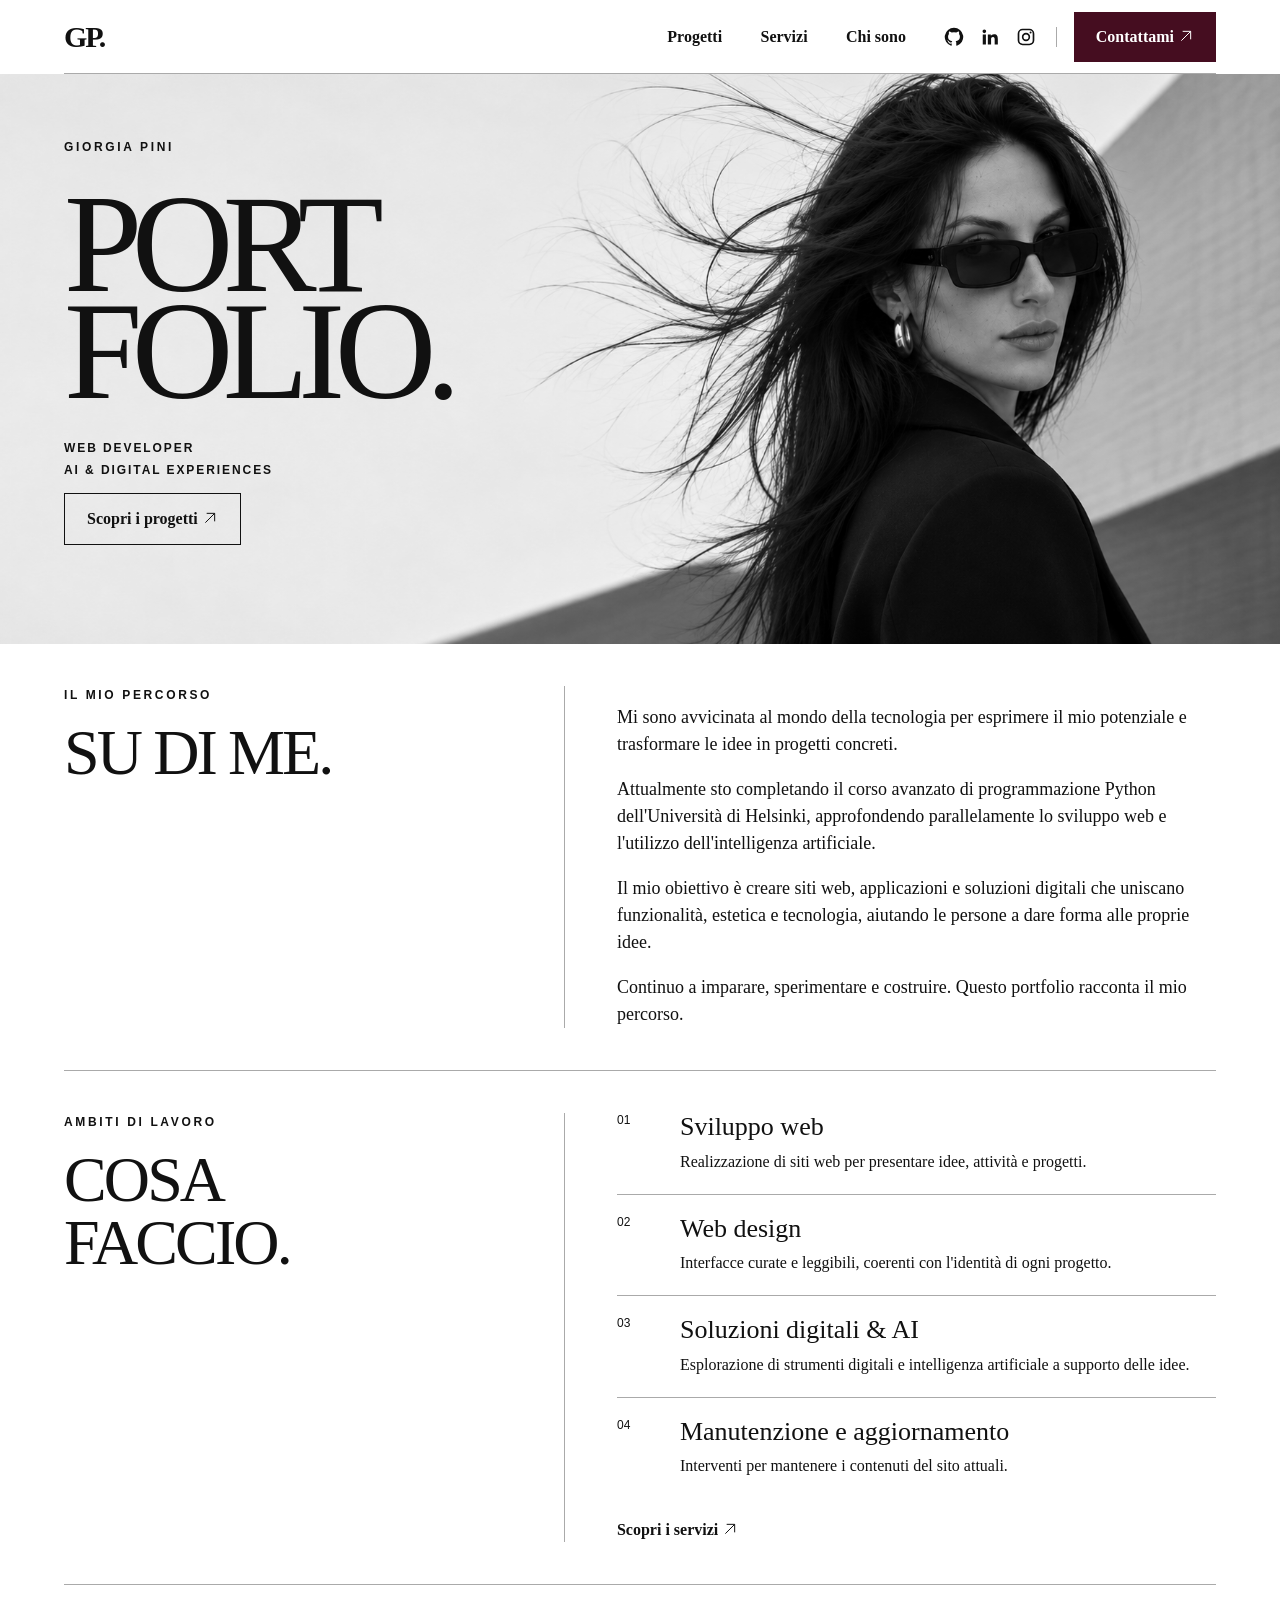
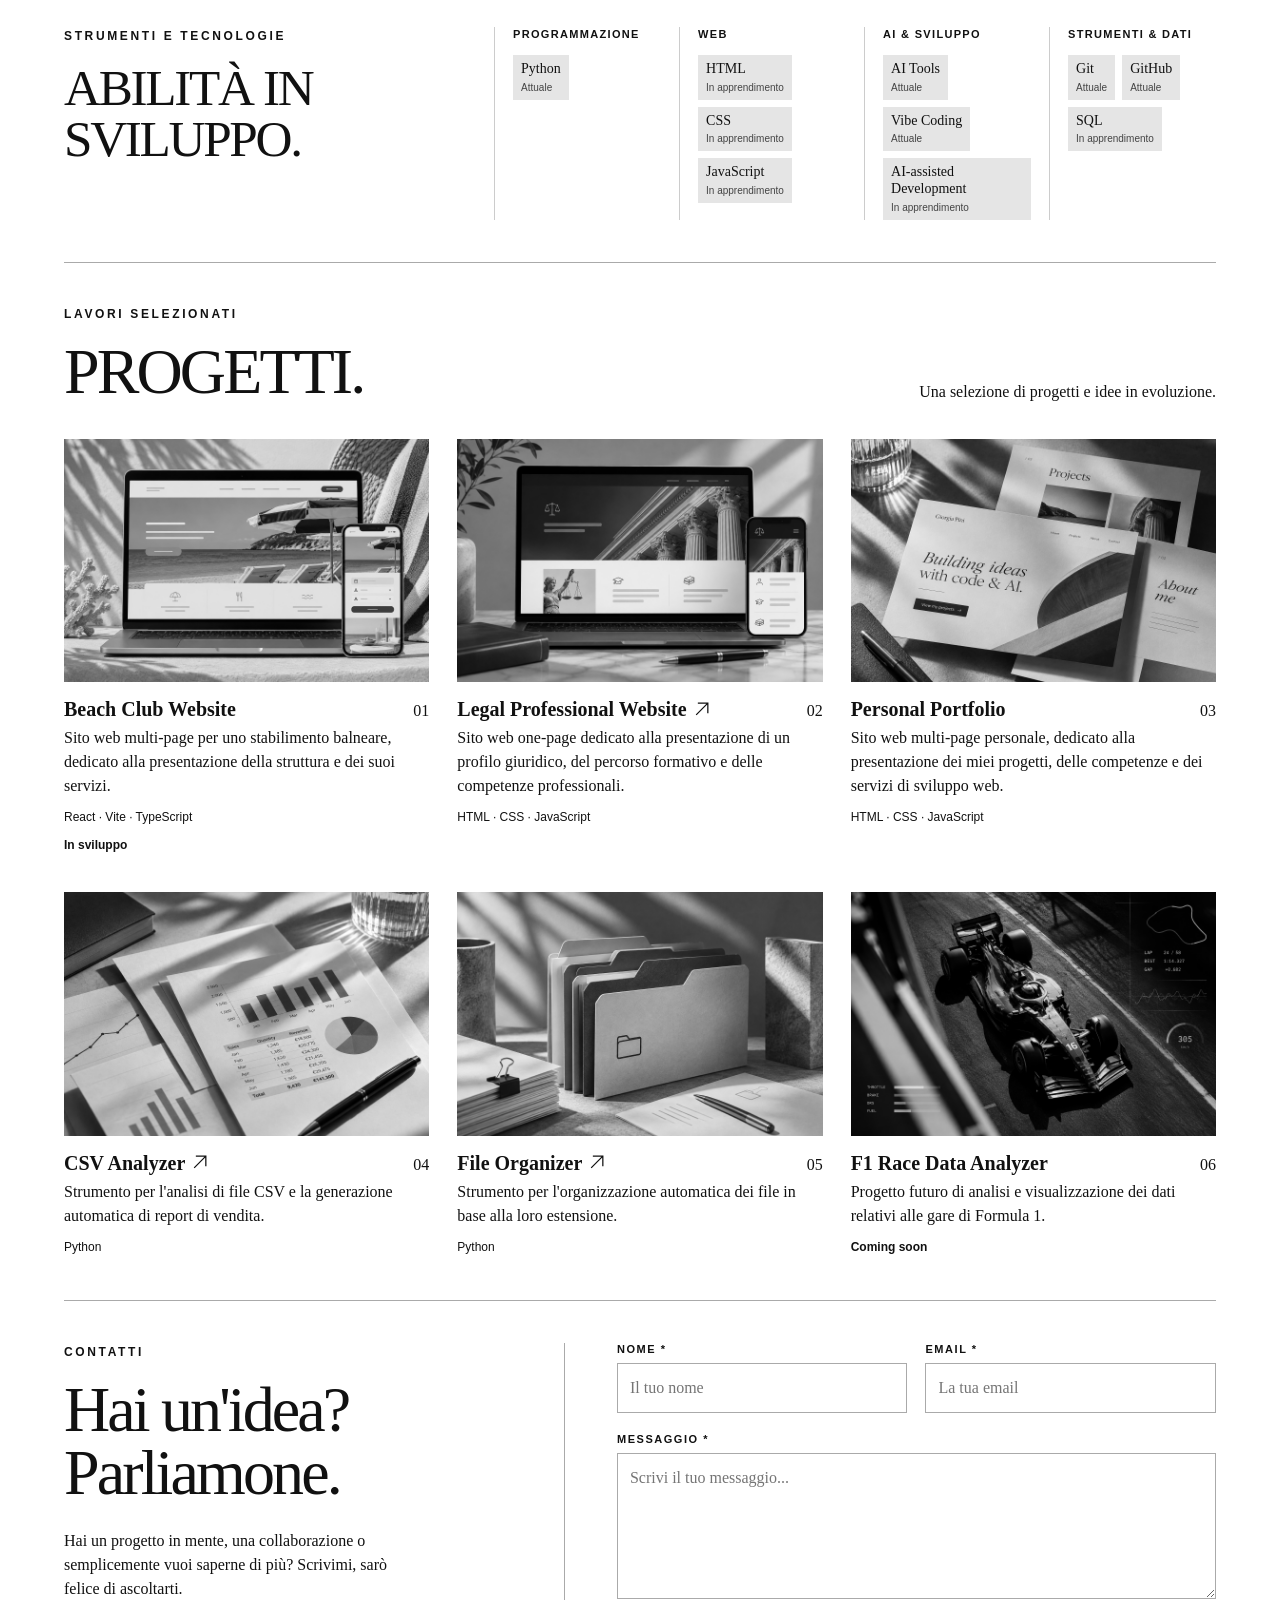
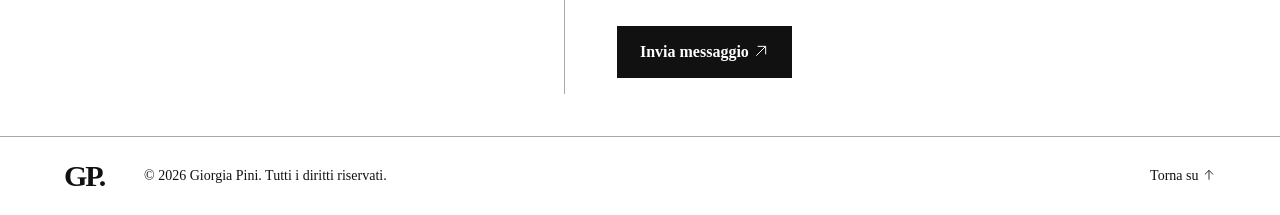
<file: index.html>
<!doctype html><html lang="it"><head><meta charset="utf-8"><meta name="viewport" content="width=device-width, initial-scale=1"><meta name="description" content="Portfolio di Giorgia Pini: sviluppo web e soluzioni digitali."><title>Giorgia Pini — Web Developer</title><link rel="stylesheet" href="css/style.css"><script src="js/main.js" defer></script></head><body><a class="skip-link" href="#main">Vai al contenuto</a><header id="top"><nav class="container nav" aria-label="Navigazione principale"><a class="brand" href="index.html">GP.</a><button class="menu-toggle" type="button" aria-expanded="false" aria-controls="nav-links" aria-label="Apri menu"><span></span><span></span></button><ul class="nav-links" id="nav-links"><li><a href="index.html#projects">Progetti</a></li><li><a href="servizi.html">Servizi</a></li><li><a href="index.html#about">Chi sono</a></li><li class="nav-socials"><div class="socials" aria-label="Social"><a href="https://github.com/giorgiapini" aria-label="GitHub"><svg viewBox="0 0 24 24" aria-hidden="true"><path fill="currentColor" d="M12 .9a11.1 11.1 0 0 0-3.51 21.63c.55.1.76-.24.76-.53v-2.13c-3.1.67-3.76-1.32-3.76-1.32-.5-1.28-1.24-1.62-1.24-1.62-1.01-.69.08-.68.08-.68 1.12.08 1.71 1.15 1.71 1.15.99 1.7 2.6 1.21 3.23.93.1-.72.39-1.21.7-1.49-2.48-.28-5.1-1.24-5.1-5.51 0-1.22.44-2.21 1.15-2.99-.12-.28-.5-1.42.11-2.95 0 0 .94-.3 3.06 1.14a10.6 10.6 0 0 1 5.57 0c2.12-1.44 3.06-1.14 3.06-1.14.61 1.53.23 2.67.11 2.95.72.78 1.15 1.77 1.15 2.99 0 4.28-2.62 5.22-5.12 5.5.4.35.76 1.02.76 2.06V22c0 .29.2.64.77.53A11.1 11.1 0 0 0 12 .9Z"/></svg></a><a href="https://www.linkedin.com/in/giorgia-pini-b1655030b/" aria-label="LinkedIn"><svg viewBox="0 0 24 24" aria-hidden="true"><path fill="currentColor" d="M5.2 3a2.2 2.2 0 1 0 0 4.4 2.2 2.2 0 0 0 0-4.4ZM3.3 9h3.8v12H3.3V9Zm6.1 0h3.6v1.6h.1c.5-.9 1.8-1.9 3.7-1.9 3.9 0 4.6 2.5 4.6 5.8V21h-3.8v-5.8c0-1.4 0-3.2-2-3.2s-2.3 1.5-2.3 3.1V21H9.4V9Z"/></svg></a><a class="social-unlinked" href="https://www.instagram.com/giorgiapini_web/" target="_blank" rel="noopener noreferrer" aria-label="Instagram di Giorgia Pini"><svg viewBox="0 0 24 24" aria-hidden="true"><rect x="3" y="3" width="18" height="18" rx="5" fill="none" stroke="currentColor" stroke-width="2"/><circle cx="12" cy="12" r="4" fill="none" stroke="currentColor" stroke-width="2"/><circle cx="17.5" cy="6.5" r="1.2" fill="currentColor"/></svg></a></div></li><li><a class="nav-contact" href="index.html#contact">Contattami <svg width="1em" height="1em" viewBox="0 0 24 24" fill="none" stroke="currentColor" stroke-width="1.5" aria-hidden="true" style="vertical-align: -0.125em"><path d="M5 19 19 5M7 5h12v12"/></svg></a></li></ul></nav></header><main id="main"><section class="hero"><img class="hero-image" src="assets/images/hero-portrait.png" alt="Ritratto di Giorgia Pini"><div class="container hero-content"><p class="eyebrow">GIORGIA PINI</p><h1>PORT<br>FOLIO.</h1><p class="hero-subtitle">WEB DEVELOPER<br>AI &amp; DIGITAL EXPERIENCES</p><a class="button button-outline" href="#projects"><span>Scopri i progetti <svg width="1em" height="1em" viewBox="0 0 24 24" fill="none" stroke="currentColor" stroke-width="1.5" aria-hidden="true" style="vertical-align: -0.125em"><path d="M5 19 19 5M7 5h12v12"/></svg></span></a></div></section>
<section class="section container split" id="about"><div><p class="eyebrow">IL MIO PERCORSO</p><h2>SU DI ME.</h2></div><div class="split-content about-copy"><p>Mi sono avvicinata al mondo della tecnologia per esprimere il mio potenziale e trasformare le idee in progetti concreti.</p><p>Attualmente sto completando il corso avanzato di programmazione Python dell'Università di Helsinki, approfondendo parallelamente lo sviluppo web e l'utilizzo dell'intelligenza artificiale.</p><p>Il mio obiettivo è creare siti web, applicazioni e soluzioni digitali che uniscano funzionalità, estetica e tecnologia, aiutando le persone a dare forma alle proprie idee.</p><p>Continuo a imparare, sperimentare e costruire. Questo portfolio racconta il mio percorso.</p></div></section>
<section class="section container split"><div><p class="eyebrow">AMBITI DI LAVORO</p><h2>COSA<br>FACCIO.</h2></div><div class="split-content service-list"><article><span>01</span><div><h3>Sviluppo web</h3><p>Realizzazione di siti web per presentare idee, attività e progetti.</p></div></article><article><span>02</span><div><h3>Web design</h3><p>Interfacce curate e leggibili, coerenti con l'identità di ogni progetto.</p></div></article><article><span>03</span><div><h3>Soluzioni digitali &amp; AI</h3><p>Esplorazione di strumenti digitali e intelligenza artificiale a supporto delle idee.</p></div></article><article><span>04</span><div><h3>Manutenzione e aggiornamento</h3><p>Interventi per mantenere i contenuti del sito attuali.</p></div></article><a class="text-link" href="servizi.html">Scopri i servizi <svg width="1em" height="1em" viewBox="0 0 24 24" fill="none" stroke="currentColor" stroke-width="1.5" aria-hidden="true" style="vertical-align: -0.125em"><path d="M5 19 19 5M7 5h12v12"/></svg></a></div></section>
<section class="section container skills-section" id="skills"><div><p class="eyebrow">STRUMENTI E TECNOLOGIE</p><h2>ABILITÀ IN<br>SVILUPPO.</h2></div><div class="skills-categories"><div class="skill-category"><h3>Programmazione</h3><ul><li>Python <span>Attuale</span></li></ul></div><div class="skill-category"><h3>Web</h3><ul><li>HTML <span>In apprendimento</span></li><li>CSS <span>In apprendimento</span></li><li>JavaScript <span>In apprendimento</span></li></ul></div><div class="skill-category"><h3>AI &amp; sviluppo</h3><ul><li>AI Tools <span>Attuale</span></li><li>Vibe Coding <span>Attuale</span></li><li>AI-assisted Development <span>In apprendimento</span></li></ul></div><div class="skill-category"><h3>Strumenti &amp; dati</h3><ul><li>Git <span>Attuale</span></li><li>GitHub <span>Attuale</span></li><li>SQL <span>In apprendimento</span></li></ul></div></div></section>
<section class="section container" id="projects"><div class="section-top"><div><p class="eyebrow">LAVORI SELEZIONATI</p><h2>PROGETTI.</h2></div><p>Una selezione di progetti e idee in evoluzione.</p></div><div class="project-grid"><article><img src="assets/images/spiaggia.png" alt="Immagine illustrativa: Beach Club Website" loading="lazy"><div class="project-line"><h3>Beach Club Website</h3><span>01</span></div><p>Sito web multi-page per uno stabilimento balneare, dedicato alla presentazione della struttura e dei suoi servizi.</p><p class="project-tech">React · Vite · TypeScript</p><p class="project-state">In sviluppo</p></article><article><img src="assets/images/legale.png" alt="Immagine illustrativa: Legal Professional Website" loading="lazy"><div class="project-line"><h3><a href="https://giorgiapini.github.io/federica-pelucchi/" target="_blank" rel="noopener noreferrer">Legal Professional Website <svg width="1em" height="1em" viewBox="0 0 24 24" fill="none" stroke="currentColor" stroke-width="1.5" aria-hidden="true" style="vertical-align: -0.125em"><path d="M5 19 19 5M7 5h12v12"/></svg><span class="project-link-note"> (si apre in una nuova scheda)</span></a></h3><span>02</span></div><p>Sito web one-page dedicato alla presentazione di un profilo giuridico, del percorso formativo e delle competenze professionali.</p><p class="project-tech">HTML · CSS · JavaScript</p></article><article><img src="assets/images/portfolio.png" alt="Immagine illustrativa: Personal Portfolio" loading="lazy"><div class="project-line"><h3>Personal Portfolio</h3><span>03</span></div><p>Sito web multi-page personale, dedicato alla presentazione dei miei progetti, delle competenze e dei servizi di sviluppo web.</p><p class="project-tech">HTML · CSS · JavaScript</p></article><article><img src="assets/images/csv-analyzer.png" alt="Immagine illustrativa: CSV Analyzer" loading="lazy"><div class="project-line"><h3><a href="https://github.com/giorgiapini/csv-analyzer" target="_blank" rel="noopener noreferrer">CSV Analyzer <svg width="1em" height="1em" viewBox="0 0 24 24" fill="none" stroke="currentColor" stroke-width="1.5" aria-hidden="true" style="vertical-align: -0.125em"><path d="M5 19 19 5M7 5h12v12"/></svg><span class="project-link-note"> (si apre in una nuova scheda)</span></a></h3><span>04</span></div><p>Strumento per l'analisi di file CSV e la generazione automatica di report di vendita.</p><p class="project-tech">Python</p></article><article><img src="assets/images/file-organizer.png" alt="Immagine illustrativa: File Organizer" loading="lazy"><div class="project-line"><h3><a href="https://github.com/giorgiapini/file-organizer" target="_blank" rel="noopener noreferrer">File Organizer <svg width="1em" height="1em" viewBox="0 0 24 24" fill="none" stroke="currentColor" stroke-width="1.5" aria-hidden="true" style="vertical-align: -0.125em"><path d="M5 19 19 5M7 5h12v12"/></svg><span class="project-link-note"> (si apre in una nuova scheda)</span></a></h3><span>05</span></div><p>Strumento per l'organizzazione automatica dei file in base alla loro estensione.</p><p class="project-tech">Python</p></article><article><img src="assets/images/F1.png" alt="Immagine illustrativa: F1 Race Data Analyzer" loading="lazy"><div class="project-line"><h3>F1 Race Data Analyzer</h3><span>06</span></div><p>Progetto futuro di analisi e visualizzazione dei dati relativi alle gare di Formula 1.</p><p class="project-state">Coming soon</p></article></div></section>
<section class="section container split contact" id="contact"><div><p class="eyebrow">CONTATTI</p><h2>Hai un'idea?<br>Parliamone.</h2><p>Hai un progetto in mente, una collaborazione o semplicemente vuoi saperne di più? Scrivimi, sarò felice di ascoltarti.</p></div><form class="split-content contact-form" id="contact-form" action="https://api.web3forms.com/submit" method="POST"><input type="hidden" name="access_key" value="509272a5-afc4-46cb-b0f6-1a2265cd4d4f"><div class="form-row"><div><label for="name">NOME *</label><input id="name" name="name" autocomplete="name" placeholder="Il tuo nome" required></div><div><label for="email">EMAIL *</label><input id="email" name="email" type="email" autocomplete="email" placeholder="La tua email" required></div></div><div><label for="message">MESSAGGIO *</label><textarea id="message" name="message" rows="5" placeholder="Scrivi il tuo messaggio..." required></textarea></div><button class="button button-dark" type="submit"><span>Invia messaggio <svg width="1em" height="1em" viewBox="0 0 24 24" fill="none" stroke="currentColor" stroke-width="1.5" aria-hidden="true" style="vertical-align: -0.125em"><path d="M5 19 19 5M7 5h12v12"/></svg></span></button><p id="form-status" role="status" aria-live="polite"></p></form></section></main><footer><div class="container footer-inner"><a class="brand" href="index.html">GP.</a><p>© <span id="year">2026</span> Giorgia Pini. Tutti i diritti riservati.</p><a href="#top">Torna su <svg width="1em" height="1em" viewBox="0 0 24 24" fill="none" stroke="currentColor" stroke-width="1.5" aria-hidden="true" style="vertical-align: -0.125em"><path d="M12 20V4M5 11l7-7 7 7"/></svg></a></div></footer></body></html>
</file>
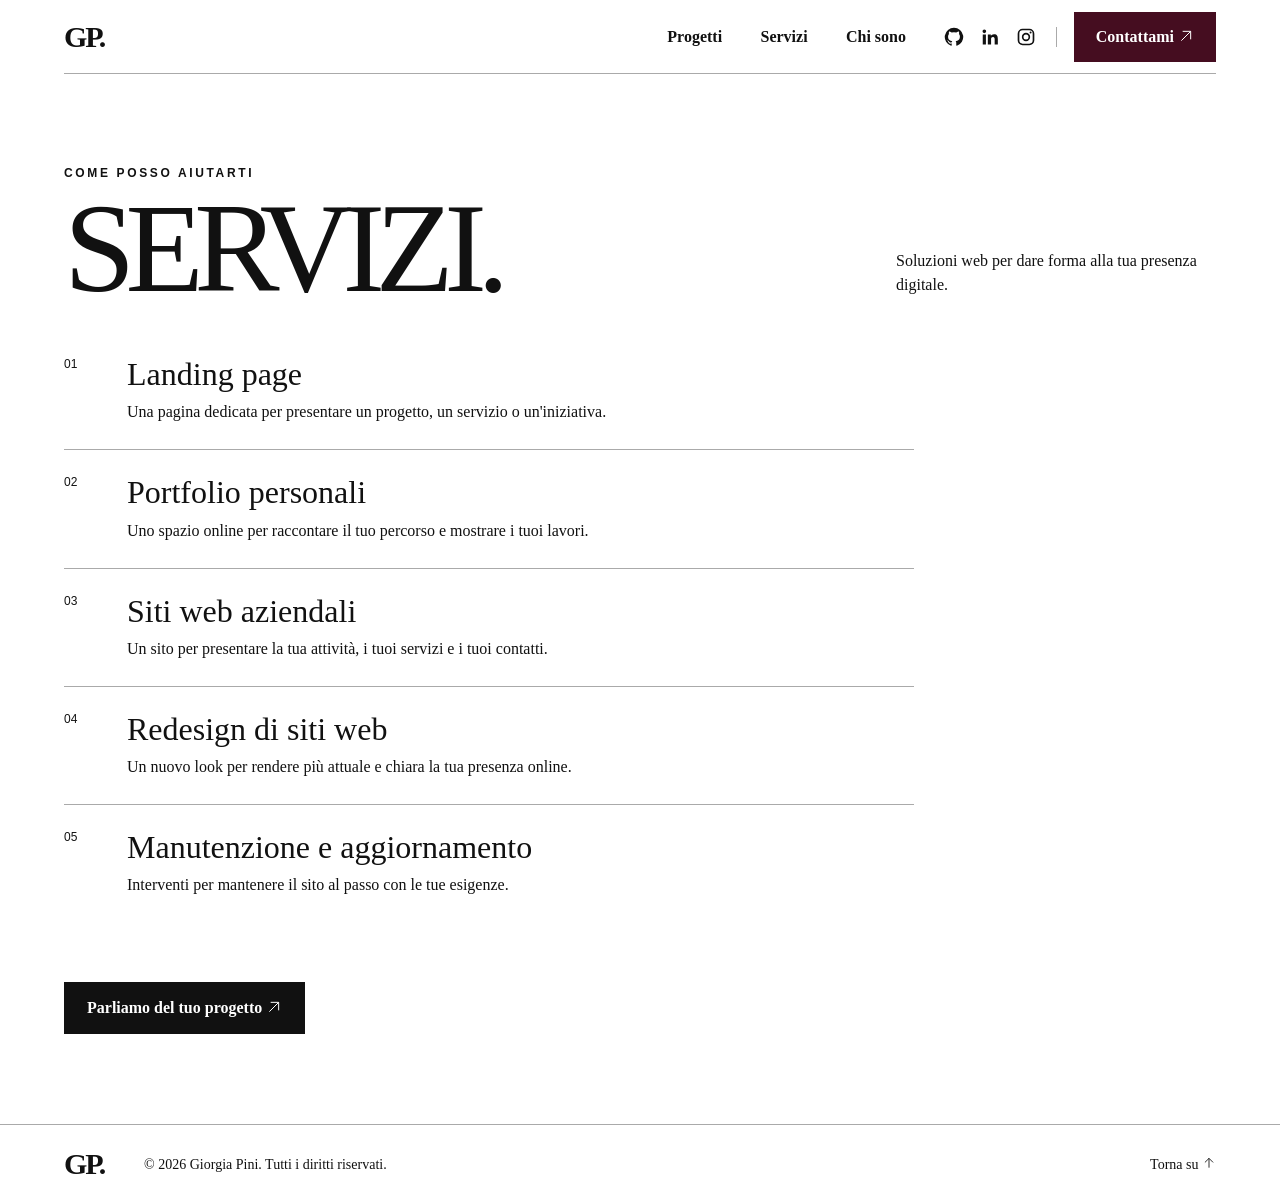
<file: servizi.html>
<!doctype html><html lang="it"><head><meta charset="utf-8"><meta name="viewport" content="width=device-width, initial-scale=1"><meta name="description" content="Portfolio di Giorgia Pini: sviluppo web e soluzioni digitali."><title>Servizi — Giorgia Pini</title><link rel="stylesheet" href="css/style.css"><script src="js/main.js" defer></script></head><body><a class="skip-link" href="#main">Vai al contenuto</a><header id="top"><nav class="container nav" aria-label="Navigazione principale"><a class="brand" href="index.html">GP.</a><button class="menu-toggle" type="button" aria-expanded="false" aria-controls="nav-links" aria-label="Apri menu"><span></span><span></span></button><ul class="nav-links" id="nav-links"><li><a href="index.html#projects">Progetti</a></li><li><a href="servizi.html">Servizi</a></li><li><a href="index.html#about">Chi sono</a></li><li class="nav-socials"><div class="socials" aria-label="Social"><a href="https://github.com/giorgiapini" aria-label="GitHub"><svg viewBox="0 0 24 24" aria-hidden="true"><path fill="currentColor" d="M12 .9a11.1 11.1 0 0 0-3.51 21.63c.55.1.76-.24.76-.53v-2.13c-3.1.67-3.76-1.32-3.76-1.32-.5-1.28-1.24-1.62-1.24-1.62-1.01-.69.08-.68.08-.68 1.12.08 1.71 1.15 1.71 1.15.99 1.7 2.6 1.21 3.23.93.1-.72.39-1.21.7-1.49-2.48-.28-5.1-1.24-5.1-5.51 0-1.22.44-2.21 1.15-2.99-.12-.28-.5-1.42.11-2.95 0 0 .94-.3 3.06 1.14a10.6 10.6 0 0 1 5.57 0c2.12-1.44 3.06-1.14 3.06-1.14.61 1.53.23 2.67.11 2.95.72.78 1.15 1.77 1.15 2.99 0 4.28-2.62 5.22-5.12 5.5.4.35.76 1.02.76 2.06V22c0 .29.2.64.77.53A11.1 11.1 0 0 0 12 .9Z"/></svg></a><a href="https://www.linkedin.com/in/giorgia-pini-b1655030b/" aria-label="LinkedIn"><svg viewBox="0 0 24 24" aria-hidden="true"><path fill="currentColor" d="M5.2 3a2.2 2.2 0 1 0 0 4.4 2.2 2.2 0 0 0 0-4.4ZM3.3 9h3.8v12H3.3V9Zm6.1 0h3.6v1.6h.1c.5-.9 1.8-1.9 3.7-1.9 3.9 0 4.6 2.5 4.6 5.8V21h-3.8v-5.8c0-1.4 0-3.2-2-3.2s-2.3 1.5-2.3 3.1V21H9.4V9Z"/></svg></a><a class="social-unlinked" href="https://www.instagram.com/giorgiapini_web/" target="_blank" rel="noopener noreferrer" aria-label="Instagram di Giorgia Pini"><svg viewBox="0 0 24 24" aria-hidden="true"><rect x="3" y="3" width="18" height="18" rx="5" fill="none" stroke="currentColor" stroke-width="2"/><circle cx="12" cy="12" r="4" fill="none" stroke="currentColor" stroke-width="2"/><circle cx="17.5" cy="6.5" r="1.2" fill="currentColor"/></svg></a></div></li><li><a class="nav-contact" href="index.html#contact">Contattami <svg width="1em" height="1em" viewBox="0 0 24 24" fill="none" stroke="currentColor" stroke-width="1.5" aria-hidden="true" style="vertical-align: -0.125em"><path d="M5 19 19 5M7 5h12v12"/></svg></a></li></ul></nav></header><main id="main" class="container services-page"><div class="section-top"><div><p class="eyebrow">COME POSSO AIUTARTI</p><h1>SERVIZI.</h1></div><p>Soluzioni web per dare forma alla tua presenza digitale.</p></div><div class="service-list service-page-list"><article><span>01</span><div><h2>Landing page</h2><p>Una pagina dedicata per presentare un progetto, un servizio o un'iniziativa.</p></div></article><article><span>02</span><div><h2>Portfolio personali</h2><p>Uno spazio online per raccontare il tuo percorso e mostrare i tuoi lavori.</p></div></article><article><span>03</span><div><h2>Siti web aziendali</h2><p>Un sito per presentare la tua attività, i tuoi servizi e i tuoi contatti.</p></div></article><article><span>04</span><div><h2>Redesign di siti web</h2><p>Un nuovo look per rendere più attuale e chiara la tua presenza online.</p></div></article><article><span>05</span><div><h2>Manutenzione e aggiornamento</h2><p>Interventi per mantenere il sito al passo con le tue esigenze.</p></div></article></div><a class="button button-dark" href="index.html#contact"><span>Parliamo del tuo progetto <svg width="1em" height="1em" viewBox="0 0 24 24" fill="none" stroke="currentColor" stroke-width="1.5" aria-hidden="true" style="vertical-align: -0.125em"><path d="M5 19 19 5M7 5h12v12"/></svg></span></a></main><footer><div class="container footer-inner"><a class="brand" href="index.html">GP.</a><p>© <span id="year">2026</span> Giorgia Pini. Tutti i diritti riservati.</p><a href="#top">Torna su <svg width="1em" height="1em" viewBox="0 0 24 24" fill="none" stroke="currentColor" stroke-width="1.5" aria-hidden="true" style="vertical-align: -0.125em"><path d="M12 20V4M5 11l7-7 7 7"/></svg></a></div></footer></body></html>
</file>
<file: css/style.css>
﻿:root{--ink:#111;--line:#aaa;--wine:#450D20;--serif:Georgia,'Times New Roman',serif;--sans:Arial,sans-serif}*{box-sizing:border-box}html{scroll-behavior:smooth}body{margin:0;background:#fff;color:var(--ink);font:16px/1.5 var(--serif)}a{color:inherit;text-decoration:none}button,input,textarea{font:inherit}img{display:block;max-width:100%}.container{width:min(1200px,calc(100% - 10%));margin:auto}.skip-link{position:fixed;top:0;left:0;z-index:99;background:#111;color:#fff;padding:12px;transform:translateY(-110%)}.skip-link:focus{transform:none}:focus-visible{outline:2px solid #111;outline-offset:4px}.nav{height:74px;display:flex;align-items:center;justify-content:space-between;border-bottom:1px solid var(--line)}.brand{font:bold 30px/1 var(--serif);letter-spacing:-.07em}.nav-links{display:flex;align-items:center;gap:48px;list-style:none;margin:0;padding:0;font-weight:bold}.nav-links a:hover,.text-link:hover{text-decoration:underline}.nav-contact{display:inline-block;background:var(--wine);color:white;padding:13px 22px}.menu-toggle{display:none}.hero{position:relative;min-height:570px;overflow:hidden;background:#e5e5e5}.hero-image{position:absolute;width:100%;height:100%;object-fit:cover;object-position:center;filter:grayscale(1)}.hero-content{position:relative;padding-top:64px;padding-bottom:45px}.eyebrow{font:600 12px/1.5 var(--sans);letter-spacing:.22em;margin:0 0 18px}.hero h1,.services-page h1{font:400 clamp(76px,11vw,150px)/.76 var(--serif);letter-spacing:-.075em;margin:34px 0}.hero-subtitle{font:600 12px/1.8 var(--sans);letter-spacing:.16em}.button{display:inline-flex;align-items:center;justify-content:center;gap:24px;padding:13px 22px;border:1px solid #111;background:transparent;cursor:pointer;font-weight:bold}.button:hover{background:#222;color:#fff}.button-dark{background:#111;color:#fff}.button-white{background:white;color:#111;border-color:white}.socials{display:flex;gap:8px;margin-top:25px}.socials a{display:grid;place-items:center;width:34px;height:34px;background:#111;color:#fff;border-radius:50%;font:bold 16px Arial}.socials svg{width:19px;height:19px}.section{padding-top:70px;padding-bottom:70px;border-bottom:1px solid var(--line)}.section-top{display:flex;align-items:end;justify-content:space-between;gap:40px;margin-bottom:35px}.section-top>p{max-width:320px;margin:0}.section h2,.banner h2{font:400 clamp(42px,5vw,70px)/.98 var(--serif);letter-spacing:-.045em;margin:0}.project-grid{display:grid;grid-template-columns:1fr 1fr;gap:36px 28px}.project-grid img,.project-placeholder{width:100%;aspect-ratio:1.8;object-fit:cover;filter:grayscale(1)}.project-placeholder{background:#e5e5e5;display:grid;place-items:center;font:400 28px var(--serif);color:#555}.project-line{display:flex;justify-content:space-between;align-items:baseline;margin-top:12px}.project-line h3{font-size:20px;margin:0}.project-grid p{margin:2px 0}.split{display:grid;grid-template-columns:1fr 1.6fr;gap:8%}.split-content{border-left:1px solid var(--line);padding-left:8%}.about-copy{font-size:18px;line-height:1.5}.about-copy p:last-child{margin-bottom:0}.service-list article{display:grid;grid-template-columns:48px 1fr;gap:15px;border-top:1px solid var(--line);padding:20px 0}.service-list article:first-child{border-top:0;padding-top:0}.service-list h3,.service-list h2{font:400 26px/1.1 var(--serif);margin:0 0 8px}.service-list p{margin:0}.service-list article>span{font:12px var(--sans)}.text-link{display:inline-block;margin-top:20px;font-weight:bold}.skills-grid{display:grid;grid-template-columns:1fr 1fr;gap:30px}.skills-grid>div{border-top:1px solid var(--line);padding-top:18px}.skills-grid h3{font:600 12px var(--sans);letter-spacing:.15em;text-transform:uppercase}.contact>div>p:last-child{max-width:340px;margin-top:25px}.form-row{display:grid;grid-template-columns:1fr 1fr;gap:18px}.contact-form label{display:block;font:600 11px var(--sans);letter-spacing:.14em;margin-bottom:8px}.contact-form input,.contact-form textarea{width:100%;border:1px solid #aaa;background:#fff;padding:12px;margin-bottom:20px;border-radius:0}.contact-form textarea{resize:vertical}.contact-form button:disabled{opacity:.6}.banner{background:var(--wine);color:#fff;padding:48px 0}.banner-inner{display:flex;align-items:center;justify-content:space-between;gap:30px}.banner h2{font-size:clamp(45px,5vw,70px)}.footer-inner{display:flex;align-items:center;gap:40px;padding-top:24px;padding-bottom:24px}.footer-inner p{margin:0;flex:1;font-size:14px}.footer-inner>a:last-child{font-size:14px}.services-page{padding-top:90px;padding-bottom:90px}.services-page h1{font-size:clamp(65px,10vw,130px);margin:0}.service-page-list{max-width:850px;margin:60px 0}.service-page-list article{padding:25px 0}.service-page-list h2{font-size:32px}@media(max-width:700px){.container{width:calc(100% - 36px)}.nav{height:66px}.menu-toggle{display:block;border:0;background:none;padding:10px;cursor:pointer}.menu-toggle span{display:block;width:24px;height:2px;background:#111;margin:5px}.nav-links{display:none;position:absolute;z-index:5;top:66px;left:0;right:0;background:#fff;padding:20px;gap:0;align-items:stretch;flex-direction:column;border-bottom:1px solid #aaa}.nav-links.is-open{display:flex}.nav-links a{display:block;padding:12px}.hero{min-height:620px}.hero-image{object-position:64% center}.hero-content{padding-top:40px}.hero h1{font-size:clamp(68px,16vw,100px);margin-top:40px}.hero-subtitle{max-width:180px}.section{padding-top:52px;padding-bottom:52px}.section-top,.banner-inner{align-items:flex-start;flex-direction:column}.section-top{gap:18px}.split{grid-template-columns:1fr;gap:26px}.split-content{border-left:0;padding-left:0}.project-grid{grid-template-columns:1fr;gap:30px}.skills-grid{grid-template-columns:1fr;gap:10px}.form-row{grid-template-columns:1fr;gap:0}.footer-inner{flex-wrap:wrap;gap:16px}.footer-inner p{flex-basis:75%}.footer-inner>a:last-child{margin-left:auto}.services-page{padding-top:65px}.service-page-list{margin:45px 0}}@media(prefers-reduced-motion:reduce){html{scroll-behavior:auto}}
@media(max-width:700px){.hero{min-height:0;background:#fff}.hero-image{position:relative;width:100%;height:auto;aspect-ratio:1.6;object-fit:cover;object-position:75% center}.hero-content{padding-top:28px;padding-bottom:36px}.hero h1{margin:24px 0;font-size:clamp(68px,16vw,100px)}}
/* Editorial refinements */
.skip-link{visibility:hidden;transform:translateY(-120%)}
.skip-link:focus{visibility:visible;transform:none}
.nav-links{gap:clamp(20px,3vw,42px)}
.nav-socials .socials{margin:0;gap:8px}
.nav-socials .socials a{padding:0;width:32px;height:32px}
.section{padding-top:42px;padding-bottom:42px}
.skills-section{display:grid;grid-template-columns:1fr 2fr;gap:6%}
.skills-section h2{font-size:clamp(34px,4vw,52px)}
.skills-categories{display:grid;grid-template-columns:repeat(4,minmax(0,1fr));gap:18px}
.skill-category{border-left:1px solid #ccc;padding-left:18px}
.skill-category h3{font:600 11px/1.4 var(--sans);letter-spacing:.12em;text-transform:uppercase;margin:0 0 12px}
.skill-category ul{display:flex;flex-wrap:wrap;gap:7px;list-style:none;margin:0;padding:0}
.skill-category li{background:#e5e5e5;padding:6px 8px;font-size:14px;line-height:1.2}
.skill-category li span{display:block;font:10px/1.3 var(--sans);margin-top:3px;color:#444}
@media(max-width:900px){.skills-section{grid-template-columns:1fr;gap:24px}.skills-categories{grid-template-columns:repeat(2,minmax(0,1fr))}}
@media(max-width:700px){.section{padding-top:34px;padding-bottom:34px}.nav-socials .socials{margin:8px 0}.nav-socials .socials a{padding:0}.skills-categories{gap:20px 12px}.skill-category{padding-left:12px}}
.nav-links .nav-socials{border-right:1px solid #aaa;padding-right:20px;margin-right:-22px}
.nav-socials .socials{gap:16px}
.nav-socials .socials a,.nav-socials .social-unlinked{display:grid;place-items:center;width:20px;height:20px;padding:0;background:none;color:#111;border-radius:0}
.nav-socials .socials svg{width:20px;height:20px}
@media(max-width:700px){.nav-links .nav-socials{border-right:0;margin-right:0;padding-right:0}.nav-socials .socials{gap:16px}}
footer{border-top:1px solid var(--line)}
.contact{border-bottom:0}
/* Griglia dei progetti */
.project-grid{grid-template-columns:repeat(3,minmax(0,1fr))}
.project-grid img{aspect-ratio:3 / 2;filter:grayscale(100%)}
.project-grid .project-tech,.project-grid .project-state{margin-top:10px;font:12px/1.5 var(--sans)}
.project-grid .project-state{font-weight:600}
.project-link-note{position:absolute;width:1px;height:1px;padding:0;margin:-1px;overflow:hidden;clip:rect(0,0,0,0);white-space:nowrap;border:0}
@media(max-width:900px){.project-grid{grid-template-columns:repeat(2,minmax(0,1fr))}}
@media(max-width:600px){.project-grid{grid-template-columns:1fr}}
</file>
